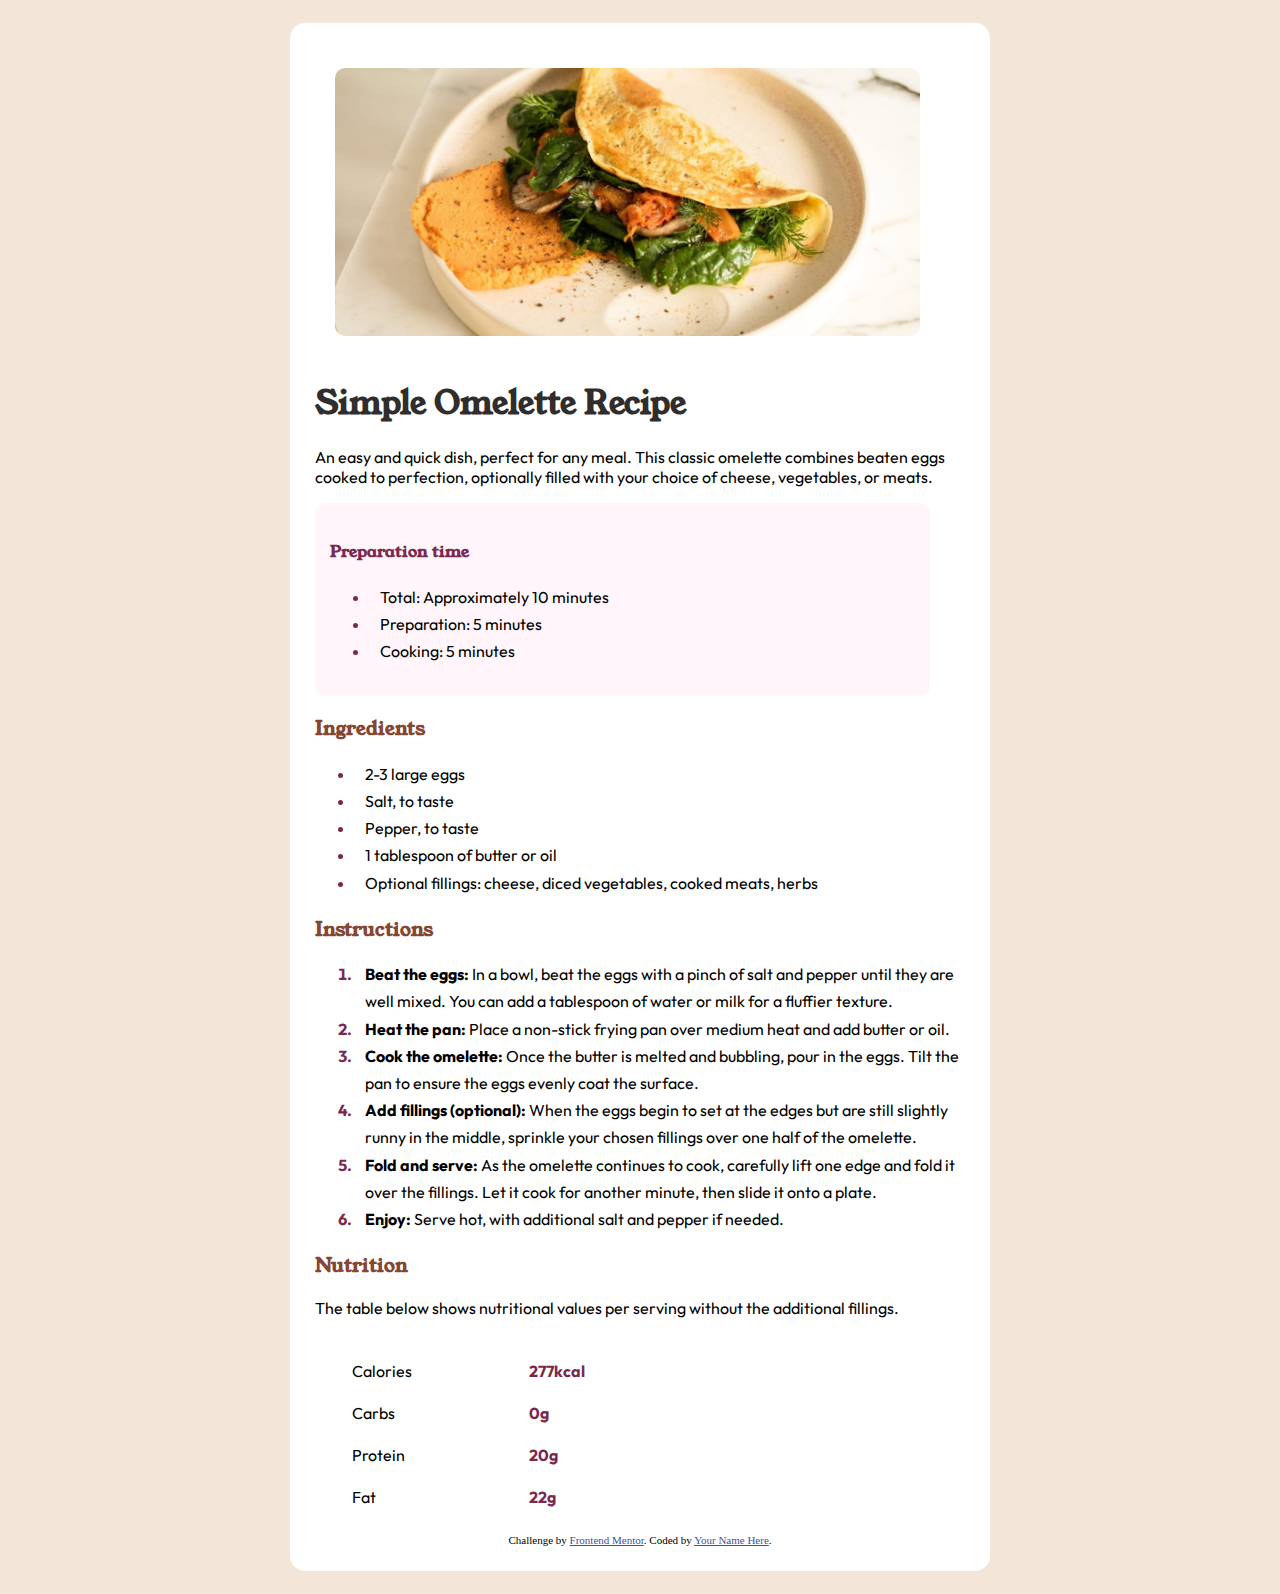
<file: 1proyecto/index.html>
<!DOCTYPE html>
<html lang="en">
<head>
  <meta charset="UTF-8">
  <meta name="viewport" content="width=device-width, initial-scale=1.0"> <!-- displays site properly based on user's device -->
  <link rel="stylesheet" href="style.css">
  <link rel="icon" type="image/png" sizes="32x32" href="./assets/images/favicon-32x32.png">
  <link rel="preconnect" href="https://fonts.googleapis.com">
  <link rel="preconnect" href="https://fonts.gstatic.com" crossorigin>
  <link href="https://fonts.googleapis.com/css2?family=Outfit:wght@100..900&family=Young+Serif&display=swap" rel="stylesheet">
  <title>Frontend Mentor | Recipe page</title>

  <!-- Feel free to remove these styles or customise in your own stylesheet 👍 -->
  <style>
    .attribution { font-size: 11px; text-align: center; }
    .attribution a { color: hsl(228, 45%, 44%); }
  </style>
</head>
<body>
  <div class="caja">
    <img src="./assets/images/image-omelette.jpeg" alt="">

    <h1>Simple Omelette Recipe</h1>

    <p>An easy and quick dish, perfect for any meal. This classic omelette combines beaten eggs cooked 
    to perfection, optionally filled with your choice of cheese, vegetables, or meats.</p>

    <div class="rosa">
      <h4>Preparation time</h4>
      <ul>
        <li>Total: Approximately 10 minutes</li>
        <li>Preparation: 5 minutes</li>
        <li>Cooking: 5 minutes</li>
      </ul>
    </div>
    
    <h3>Ingredients</h3>
    <ul>
      <li>2-3 large eggs</li>
      <li>Salt, to taste</li>
      <li>Pepper, to taste</li>
      <li>1 tablespoon of butter or oil</li>
      <li>Optional fillings: cheese, diced vegetables, cooked meats, herbs</li>
    </ul>

    <h3>Instructions</h3>

    <ol>
      <li><b>Beat the eggs:</b> In a bowl, beat the eggs with a pinch of salt and pepper until they are well mixed. 
  You can add a tablespoon of water or milk for a fluffier texture.</li>
      <li><b>Heat the pan:</b> Place a non-stick frying pan over medium heat and add butter or oil.</li>
      <li><b>Cook the omelette:</b> Once the butter is melted and bubbling, pour in the eggs. Tilt the pan to ensure 
  the eggs evenly coat the surface.</li>
      <li><b>Add fillings (optional):</b> When the eggs begin to set at the edges but are still slightly runny in the 
  middle, sprinkle your chosen fillings over one half of the omelette.</li>
      <li><b>Fold and serve:</b> As the omelette continues to cook, carefully lift one edge and fold it over the 
  fillings. Let it cook for another minute, then slide it onto a plate.</li>
      <li><b>Enjoy:</b> Serve hot, with additional salt and pepper if needed.</li>
    </ol>
  
    <h3>Nutrition</h3>
    <p>The table below shows nutritional values per serving without the additional fillings.</p>

    <table>
      <tr>
        <td>Calories</td>
        <td>277kcal</td>
      </tr>
      <tr>
        <td>Carbs</td>
        <td>0g</td>
      </tr>
      <tr>
        <td>Protein</td>
        <td>20g</td>
      </tr>
      <tr>
        <td>Fat</td>
        <td>22g</td>
      </tr>
    </table>
    <div class="attribution">
      Challenge by <a href="https://www.frontendmentor.io?ref=challenge" target="_blank">Frontend Mentor</a>. 
      Coded by <a href="#">Your Name Here</a>.
    </div>
  </div>
  
</body>
</html>
</file>
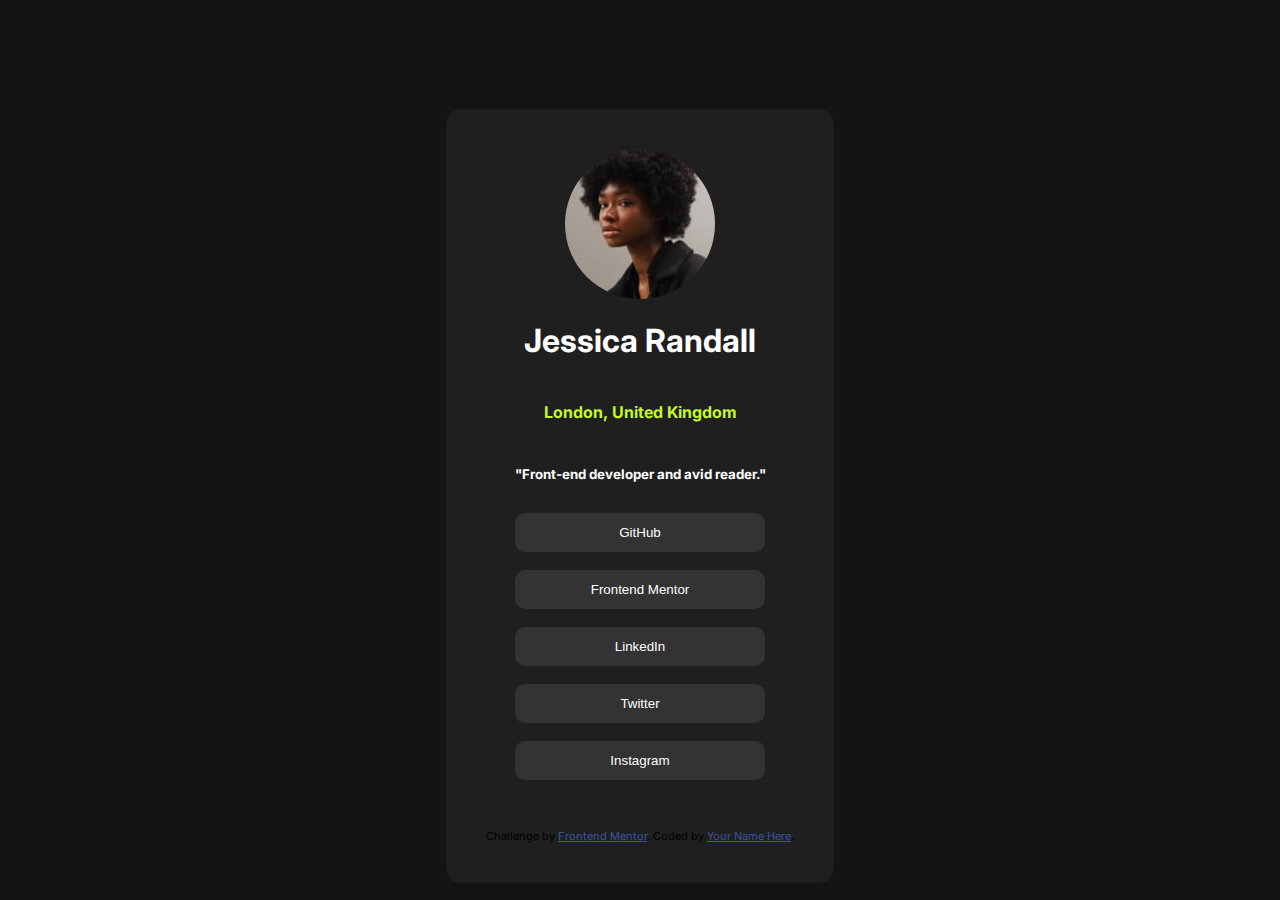
<file: 2proyecto/index.html>
<!DOCTYPE html>
<html lang="en">
<head>
  <meta charset="UTF-8">
  <meta name="viewport" content="width=device-width, initial-scale=1.0"> <!-- displays site properly based on user's device -->
  <link rel="stylesheet" href="style.css">
  <link rel="icon" type="image/png" sizes="32x32" href="./assets/images/favicon-32x32.png">
  <link rel="preconnect" href="https://fonts.googleapis.com">
  <link rel="preconnect" href="https://fonts.gstatic.com" crossorigin>
  <link href="https://fonts.googleapis.com/css2?family=Inter:ital,opsz,wght@0,14..32,100..900;1,14..32,100..900&display=swap" rel="stylesheet">
  <title>Frontend Mentor | Social links profile</title>

  <!-- Feel free to remove these styles or customise in your own stylesheet 👍 -->
  <style>
    .attribution { font-size: 11px; text-align: center; }
    .attribution a { color: hsl(228, 45%, 44%); }
  </style>
</head>
<body>
  <div class="box">
    <img src="./assets/images/avatar-jessica.jpeg" alt="">
  <h1>Jessica Randall</h1>
  <h4>London, United Kingdom</h4>
  <h5>"Front-end developer and avid reader."</h5>
  <div class="buttons">
    <button>GitHub</button>
    <button>Frontend Mentor</button>
    <button>LinkedIn</button>
    <button>Twitter</button>
    <button>Instagram</button>
  </div>
  <br><br>
  <div class="attribution">
    Challenge by <a href="https://www.frontendmentor.io?ref=challenge" target="_blank">Frontend Mentor</a>. 
    Coded by <a href="#">Your Name Here</a>.
  </div>
  </div>
</body>
</html>
</file>
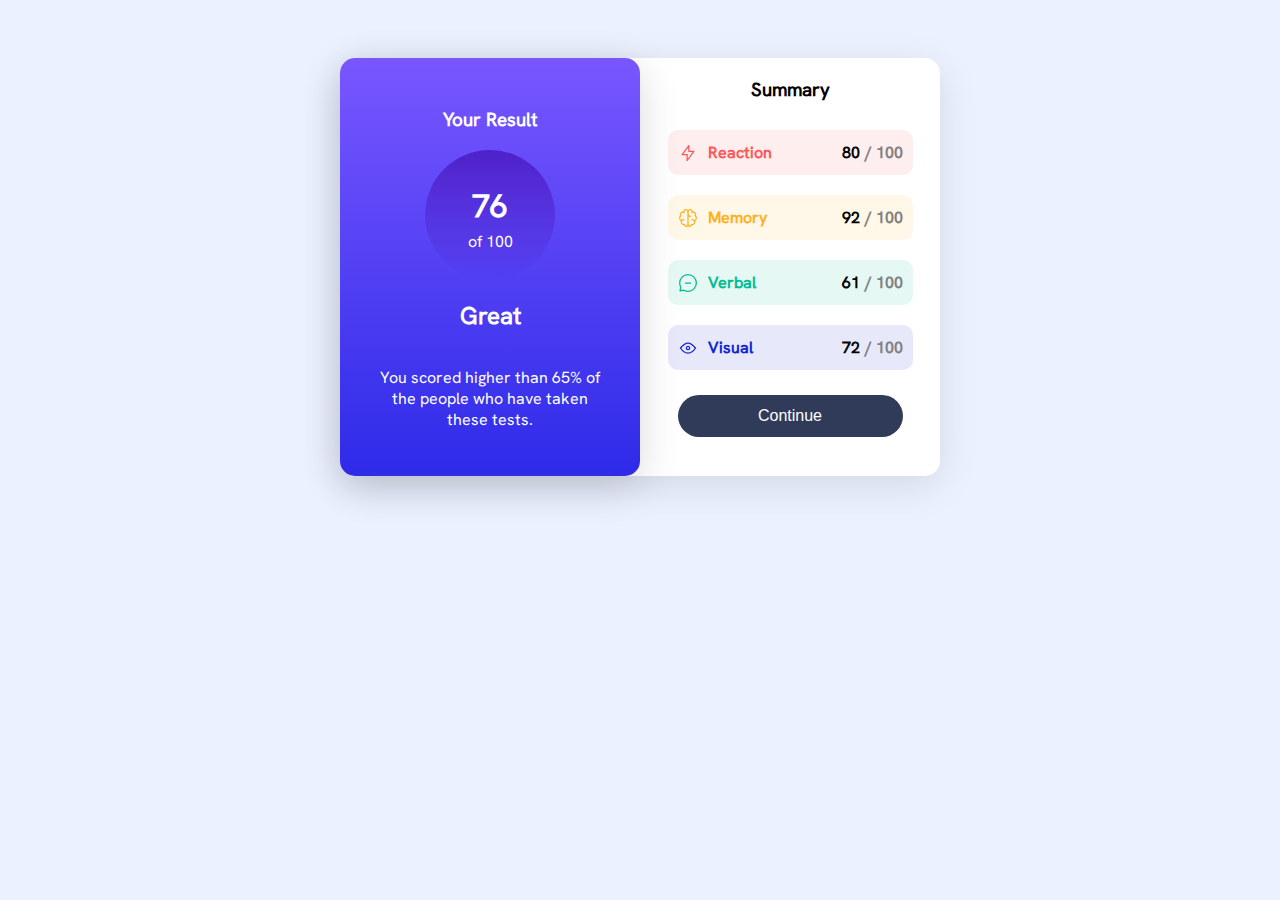
<file: 3proyecto/index.html>
<!DOCTYPE html>
<html lang="en">
<head>
  <meta charset="UTF-8">
  <meta name="viewport" content="width=device-width, initial-scale=1.0">

  <link rel="icon" type="image/png" sizes="32x32" href="./assets/images/favicon-32x32.png">
    <link rel="stylesheet" href="style.css">
  <title>Frontend Mentor | Results summary component</title>

</head>
<body>
    <div class="entero">
        <div class="puntos">
            <h3>Your Result</h3>
            <div class="score">
                <h1>76</h1>
                <p>of 100</p>
            </div>
            <h2>Great</h2>
            <p>You scored higher than 65% of the people who have taken these tests.</p>

        </div>
        <div class="summary">
            <h3>Summary</h3>
            <div class="reaction">
                <div><img src="./assets/images/icon-reaction.svg">Reaction </div><div class="nums"><p> 80 </p><span>/ 100</span></div>
            </div>
            <div class="memory">
                <div><img src="./assets/images/icon-memory.svg">Memory </div><div class="nums"><p> 92 </p><span>/ 100</span></div>
            </div>
            <div class="verbal">
                <div><img src="./assets/images/icon-verbal.svg">Verbal </div><div class="nums"><p> 61 </p><span>/ 100</span></div>
            </div>
            <div class="visual">
                <div><img src="./assets/images/icon-visual.svg">Visual </div><div class="nums"><p>72 </p><span>/ 100</span></div>
            </div>
            <button>Continue</button>
        </div>
    </div>


</body>
</html>
</file>
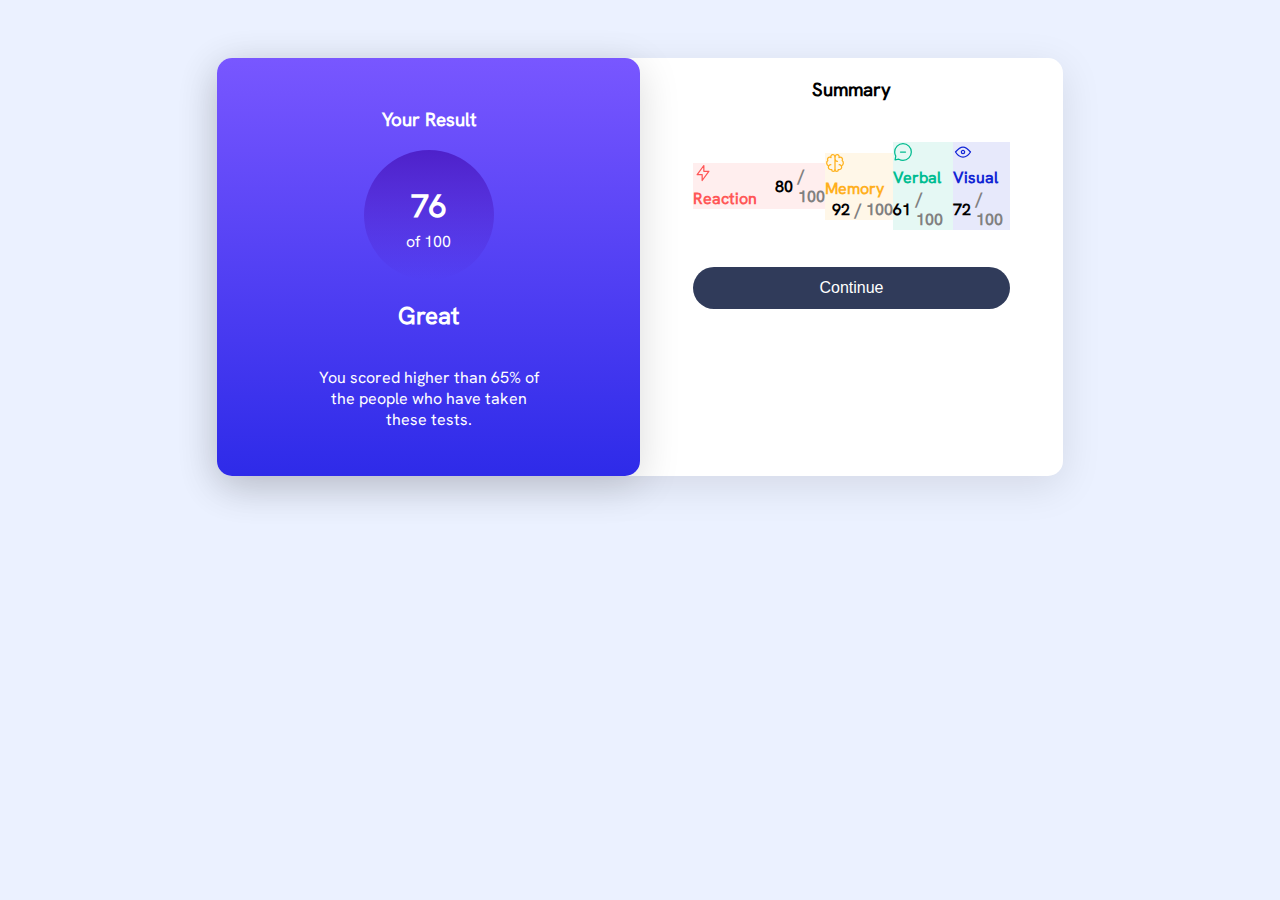
<file: 3proyecto/indexConJS.html>
<!DOCTYPE html>
<html lang="en">
<head>
    <meta charset="UTF-8">
    <meta name="viewport" content="width=device-width, initial-scale=1.0">
    <link rel="stylesheet" href="style.css">
    <title>Title</title>
    <script src="script.js" defer></script>
</head>
<body>
    <div class="entero">
        <div class="puntos">
            <h3>Your Result</h3>
            <div class="score">
                <h1>76</h1>
                <p>of 100</p>
            </div>
            <h2>Great</h2>
            <p>You scored higher than 65% of the people who have taken these tests.</p>

        </div>
        <div class="summary">
            <h3>Summary</h3>
            <div class="sum-stick"></div>
            <button>Continue</button>
        </div>
    </div>

</body>
</html>
</file>
<file: 1proyecto/style.css>
body {
    background-color: hsl(30, 54%, 90%);
    display: flex;
    justify-content: center;
}
.young-serif-regular {
    font-family: "Young Serif", serif;
    font-weight: 400;
    font-style: normal;
}

.outfit {
    font-family: "Outfit", serif;
    font-optical-sizing: auto;
    font-weight: weight;
    font-style: normal;
}
.caja {
    background-color: hsl(0, 0%, 100%);
    width: min(90vw, 650px);
    border-radius: 15px;
    padding: 25px;
    margin: 15px;
}    
.caja > img {
    border-radius: 10px;
    width: 90%;
    margin: 20px;
}
p,
li {
    font-size: 16px;
    font-family: "outfit", serif;
}

li {
    line-height: 1.7;
    padding-inline-start: 10px;
}
ol li::marker,
ul li::marker {
    color: hsl(332, 51%, 32%);
    font-weight: bold;
}
.rosa {
    background-color: hsl(330, 100%, 98%);
    padding: 15px;
    border-radius: 10px;
    width: 90%;
}
h1, h2, h3, h4 {
    font-family: "young serif", serif;
}
h1 {
    color: hsl(24, 5%, 18%);
}
h3 {
    color: hsl(14, 45%, 36%);
}
h4 {
    color: hsl(332, 51%, 32%);
}
table {
    font-family: "outfit", serif;
    padding: 15px;
}
td {
    padding: 10px 20px;
}

tr td:last-child {
    color: hsl(332, 51%, 32%);
    font-weight: bold;
    padding-left: 95px;
}
</file>
<file: 2proyecto/style.css>
@font-face  {
    font-family: "Inter", serif;
    font-optical-sizing: auto;
    font-weight: weight;
    font-style: normal;
    src: "assets\fonts\Inter-VariableFont_slnt,wght.ttf";
}

body {
    background-color: hsl(0, 0%, 8%);
    display: flex;
    justify-content: center;
    height: 100%;
    align-items: center;
    font-family: "Inter", serif;
}
.box {
    background-color: hsl(0, 0%, 12%);
    border-radius: 15px;
    padding: 40px;
    display: flex;
    flex-direction: column;
    justify-content: center;
    align-items: center;
    text-align: center;
    margin-top: 8%;
}
img {
    border-radius: 100%;
    width: 150px;
}
h1,
h5 {
    color: hsl(0, 0%, 100%);
}
h4 {
    color:hsl(75, 94%, 57%);
}
.buttons {
    display: flex;
    flex-direction: column;
}
button {
    background-color: hsl(0, 0%, 20%);
    width: 250px;
    border-style: none;
    border-radius: 10px;
    padding: 12px;
    margin: 9px;
    color: white;
}
button:hover {
    background-color: hsl(75, 94%, 57%);
}
</file>
<file: 3proyecto/style.css>
@font-face {
    font-family: "HankenGrotesk";
    src: url("./assets/fonts/HankenGrotesk-VariableFont_wght.ttf") format("truetype");
    font-weight: normal;
    font-style: normal;
}

body {
    background-color: hsl(221, 100%, 96%);
    display: flex;
    justify-content: center;
    align-items: center;
    font-family: HankenGrotesk, sans-serif;
}
.entero {
    background-color: white;
    border-radius: 15px;
    box-shadow: 0px 10px 40px rgba(0,0,0,0.1);
    margin: 50px;
    display: grid;
    grid-template-columns: 1fr 1fr;
}
.puntos {
    background: linear-gradient(hsl(252, 100%, 67%), hsl(241, 81%, 54%));
    box-shadow: 0px 10px 40px rgba(0,0,0,0.15);
    border-radius: 15px;
    padding: 30px;
    color: white;
    display: flex;
    flex-direction: column;
    justify-content: center;
    align-items: center;
}
.puntos p:last-of-type {
    max-width: 240px;
    text-align: center;
}
.score > h1{
    margin-bottom: 2px;
}
.score > p{
    margin-top: 2px;
    display: block;
    max-width: 50%;
}
.score {
    height: 130px;
    width: 130px;
    background: linear-gradient(hsla(256, 72%, 46%, 1), hsla(241, 72%, 46%, 0));
    border-radius: 50%;
    display: flex;
    flex-direction: column;
    justify-content: center;
    align-items: center;
}
.summary {
    display: flex;
    flex-direction: column;
    align-items: center;
}
.summary > div {
    margin: 10px;
    font-weight: bold;
    width: 75%;
    border-radius: 10px;
    display: flex;
    justify-content: space-between;
    align-items: center;
    padding: 12px 10px;
}
.summary > div > div:first-child {
    display: flex;
    align-items: center;
    gap: 10px;
}
.reaction {
    color: hsl(0, 100%, 67%);
    background-color: hsla(0, 100%, 67%, 0.1);
}
.memory {
    color: hsl(39, 100%, 56%);
    background-color: hsla(39, 100%, 56%, 0.1);
}
.verbal {
    color: hsl(166, 100%, 37%);
    background-color: hsla(166, 100%, 37%, 0.1);
}
.visual {
    color: hsl(234, 85%, 45%);
    background-color: hsla(234, 85%, 45%, 0.1);
}
.summary button {
    width: 75%;
    padding: 12px;
    border: none;
    border-radius: 30px;
    font-size: 1rem;
    background-color: hsl(224, 30%, 27%);
    color: white;
    cursor: pointer;
    margin: 15px auto;
}
.nums {
    display: flex;
    flex-direction: row;
    justify-content: right;
    align-items: center;
}
.nums > p {
    color: black;
    margin: 0;
    padding-right: 5px;
}
.nums > span {
    color: gray;
}

@media screen and (max-width: 768px) {
    .entero {
        grid-template-columns: 1fr;
        margin: 10px;
    }
}
</file>
